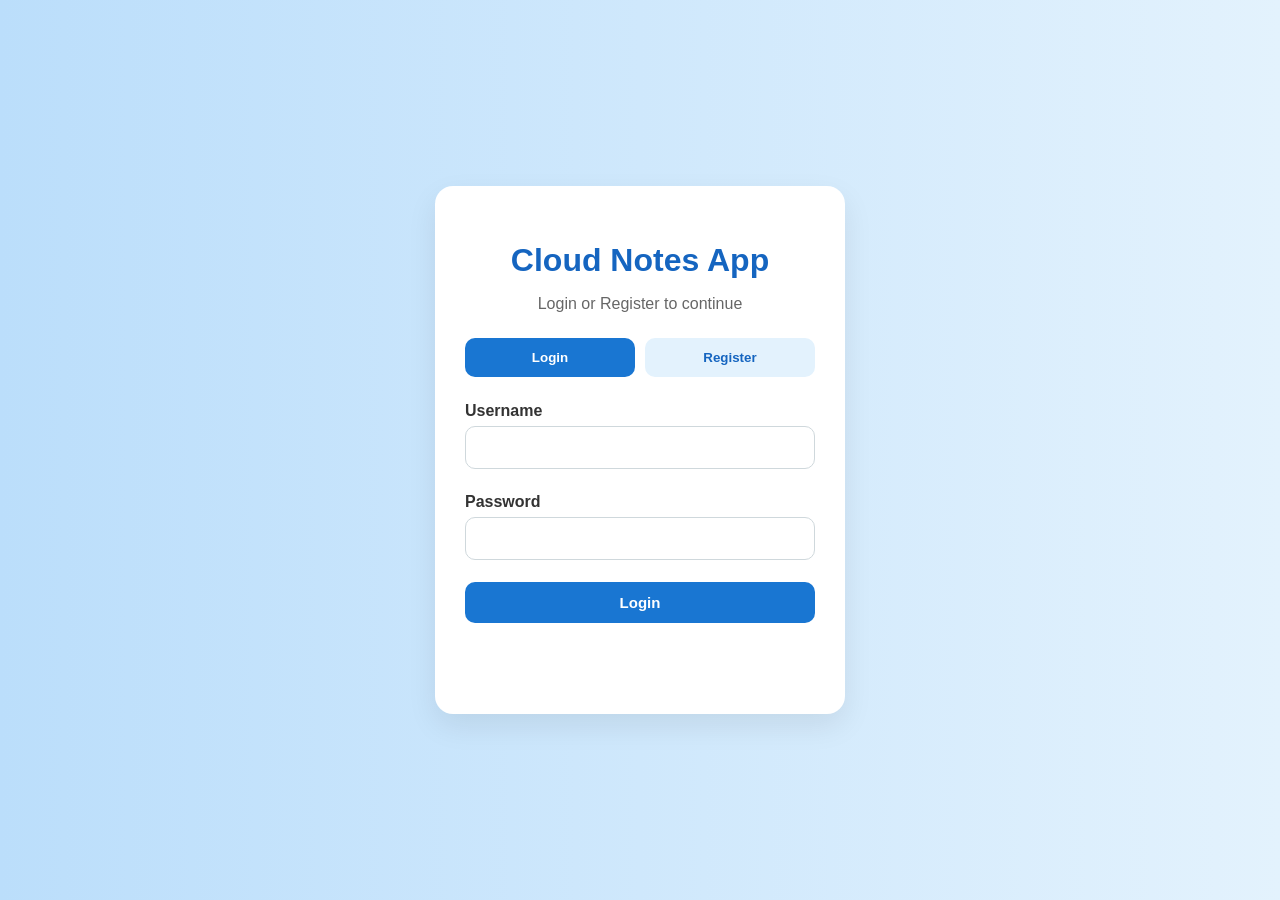
<file: frontend/index.html>
<!DOCTYPE html>
<html lang="en">
<head>
    <meta charset="UTF-8">
    <meta name="viewport" content="width=device-width, initial-scale=1.0">
    <title>Cloud Notes App</title>
    <link rel="stylesheet" href="style.css">
</head>
<body>

<div class="container">
    <h1>Cloud Notes App</h1>
    <p class="welcome-text" id="welcomeText">Welcome!</p>

    <div class="top-actions">
        <div></div>
        <button class="logout-btn" onclick="logoutUser()">Logout</button>
    </div>

    <h2 class="section-title">Add / Update Note</h2>

    <form id="noteForm">
        <input type="hidden" id="editingNoteId">

        <label>Title</label>
        <input type="text" id="title" required>

        <label>Category</label>
        <input type="text" id="category" placeholder="Example: Java, AWS, Python" required>

        <label>Note Type</label>
        <select id="noteType" required>
            <option value="text">Text</option>
            <option value="pdf">PDF</option>
        </select>

        <label id="contentLabel">Content</label>
        <textarea id="content" rows="5" placeholder="Write your note here..."></textarea>

        <div id="pdfFields">
            <label>Select PDF</label>
            <input type="file" id="pdfFile" accept="application/pdf">

            <label>File Name</label>
            <input type="text" id="fileName" readonly>
        </div>

        <label>Share this note?</label>
        <select id="isShared" required>
            <option value="false">No</option>
            <option value="true">Yes</option>
        </select>

        <button type="submit" id="submitBtn">Add Note</button>
    </form>

    <h2 class="section-title">Search & Filter My Notes</h2>

    <div class="filters">
        <div>
            <label>Search by Title</label>
            <input type="text" id="searchInput" placeholder="Search notes...">
        </div>

        <div>
            <label>Filter by Category</label>
            <input type="text" id="categoryFilter" placeholder="Example: Java">
        </div>

        <div>
            <label>Filter by Type</label>
            <select id="typeFilter">
                <option value="all">All</option>
                <option value="text">Text</option>
                <option value="pdf">PDF</option>
            </select>
        </div>

        <div>
            <label>Filter by Sharing</label>
            <select id="sharingFilter">
                <option value="all">All</option>
                <option value="shared">Shared</option>
                <option value="private">Private</option>
            </select>
        </div>
    </div>

    <h2 class="section-title">My Notes</h2>
    <div id="notesContainer" class="notes-grid"></div>

    <h2 class="section-title">Shared Notes (All Users)</h2>
    <div id="sharedNotesContainer" class="notes-grid"></div>
</div>

<script src="script.js"></script>
</body>
</html>
</file>
<file: frontend/style.css>
* {
    box-sizing: border-box;
}

body {
    margin: 0;
    font-family: Arial, sans-serif;
    background: linear-gradient(to right, #e3f2fd, #f4f7fb);
    color: #333;
}

.container {
    max-width: 1100px;
    margin: 30px auto;
    background: #ffffff;
    padding: 30px;
    border-radius: 18px;
    box-shadow: 0 10px 25px rgba(0,0,0,0.08);
}

h1 {
    text-align: center;
    margin-bottom: 10px;
    color: #1565c0;
}

.welcome-text {
    text-align: center;
    margin-bottom: 20px;
    color: #555;
    font-size: 18px;
}

.top-actions {
    display: flex;
    justify-content: space-between;
    align-items: center;
    gap: 10px;
    flex-wrap: wrap;
    margin-bottom: 25px;
}

.logout-btn {
    background: #e53935;
    color: white;
    border: none;
    padding: 10px 16px;
    border-radius: 8px;
    cursor: pointer;
    font-size: 15px;
}

.logout-btn:hover {
    background: #c62828;
}

.section-title {
    margin-top: 35px;
    margin-bottom: 15px;
    color: #1565c0;
    border-left: 5px solid #1565c0;
    padding-left: 10px;
}

form {
    background: #f8fbff;
    padding: 20px;
    border-radius: 14px;
    border: 1px solid #dbeafe;
}

label {
    font-weight: bold;
    display: block;
    margin-bottom: 6px;
    margin-top: 12px;
}

input, textarea, select, button {
    width: 100%;
    padding: 12px;
    border-radius: 10px;
    border: 1px solid #cfd8dc;
    font-size: 15px;
    margin-bottom: 12px;
}

textarea {
    resize: vertical;
}

button {
    background: #1976d2;
    color: white;
    border: none;
    cursor: pointer;
    font-weight: bold;
}

button:hover {
    background: #125ea7;
}

#pdfFields {
    display: none;
}

.filters {
    display: grid;
    grid-template-columns: repeat(auto-fit, minmax(220px, 1fr));
    gap: 15px;
    margin: 20px 0;
    background: #f8fbff;
    padding: 18px;
    border-radius: 14px;
    border: 1px solid #dbeafe;
}

.notes-grid {
    display: grid;
    grid-template-columns: repeat(auto-fit, minmax(280px, 1fr));
    gap: 18px;
}

.note-card {
    background: #ffffff;
    border-radius: 16px;
    padding: 18px;
    border: 1px solid #e3eaf2;
    box-shadow: 0 6px 14px rgba(0,0,0,0.06);
    transition: transform 0.2s ease;
}

.note-card:hover {
    transform: translateY(-3px);
}

.note-card h3 {
    margin-top: 0;
    color: #0d47a1;
    margin-bottom: 10px;
}

.note-card p {
    margin: 8px 0;
    line-height: 1.5;
    word-wrap: break-word;
}

.note-actions {
    margin-top: 14px;
    display: flex;
    flex-wrap: wrap;
    gap: 10px;
}

.note-actions button,
.note-actions a {
    width: auto;
    padding: 10px 14px;
    border-radius: 8px;
    font-size: 14px;
    text-decoration: none;
    display: inline-block;
}

.edit-btn {
    background: #f9a825;
    color: white;
}

.edit-btn:hover {
    background: #f57f17;
}

.delete-btn {
    background: #e53935;
    color: white;
}

.delete-btn:hover {
    background: #c62828;
}

.download-btn {
    background: #2e7d32;
    color: white;
}

.download-btn:hover {
    background: #1b5e20;
}

.badge {
    display: inline-block;
    padding: 5px 10px;
    border-radius: 999px;
    font-size: 12px;
    font-weight: bold;
    margin-right: 6px;
    margin-top: 6px;
}

.badge-text {
    background: #e3f2fd;
    color: #1565c0;
}

.badge-pdf {
    background: #fff3e0;
    color: #ef6c00;
}

.badge-shared {
    background: #e8f5e9;
    color: #2e7d32;
}

.badge-private {
    background: #fce4ec;
    color: #ad1457;
}

.empty-msg {
    background: #f5f5f5;
    padding: 15px;
    border-radius: 12px;
    text-align: center;
    color: #666;
}

@media (max-width: 768px) {
    .container {
        margin: 15px;
        padding: 20px;
    }
}
</file>
<file: frontend/auth.css>
* {
    box-sizing: border-box;
}

body {
    margin: 0;
    font-family: Arial, sans-serif;
    background: linear-gradient(to right, #bbdefb, #e3f2fd);
    display: flex;
    justify-content: center;
    align-items: center;
    min-height: 100vh;
    color: #333;
}

.auth-container {
    width: 100%;
    max-width: 450px;
    padding: 20px;
}

.auth-card {
    background: white;
    padding: 35px 30px;
    border-radius: 18px;
    box-shadow: 0 12px 30px rgba(0,0,0,0.08);
}

.auth-card h1 {
    text-align: center;
    margin-bottom: 8px;
    color: #1565c0;
}

.subtitle {
    text-align: center;
    color: #666;
    margin-bottom: 25px;
}

.tab-buttons {
    display: flex;
    gap: 10px;
    margin-bottom: 25px;
}

.tab-buttons button {
    flex: 1;
    padding: 12px;
    border: none;
    border-radius: 10px;
    background: #e3f2fd;
    color: #1565c0;
    font-weight: bold;
    cursor: pointer;
    transition: 0.2s ease;
}

.tab-buttons button.active {
    background: #1976d2;
    color: white;
}

label {
    display: block;
    margin-top: 12px;
    margin-bottom: 6px;
    font-weight: bold;
}

input {
    width: 100%;
    padding: 12px;
    border-radius: 10px;
    border: 1px solid #cfd8dc;
    font-size: 15px;
    margin-bottom: 12px;
}

button[type="submit"] {
    width: 100%;
    padding: 12px;
    border: none;
    border-radius: 10px;
    background: #1976d2;
    color: white;
    font-size: 15px;
    font-weight: bold;
    cursor: pointer;
    margin-top: 10px;
}

button[type="submit"]:hover {
    background: #125ea7;
}

.message-box {
    margin-top: 20px;
    text-align: center;
    font-weight: bold;
    color: #d32f2f;
    min-height: 20px;
}

@media (max-width: 500px) {
    .auth-card {
        padding: 25px 20px;
    }
}
</file>
